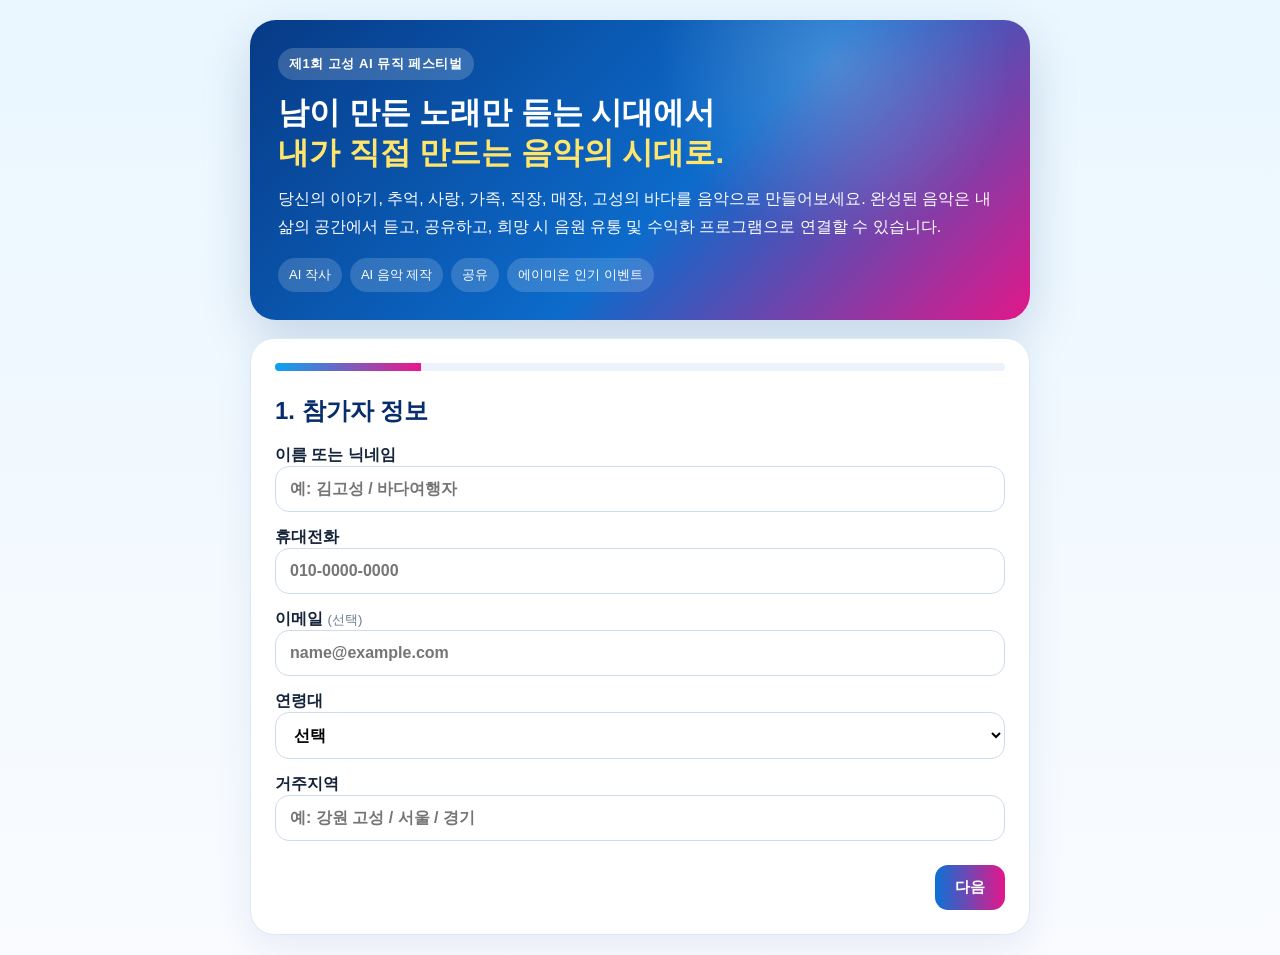
<file: index.html>
<!doctype html>
<html lang="ko">
<head>
  <meta charset="utf-8">
  <meta name="viewport" content="width=device-width, initial-scale=1">
  <title>제1회 고성 AI 뮤직 페스티벌 | 나만의 음악 만들기</title>
  <meta name="description" content="당신의 이야기가 음악이 됩니다. QR 설문 참여 후 나만의 AI 음악을 만들어보세요.">
  <link rel="stylesheet" href="/assets/style.css">
</head>
<body>
  <main class="page">
    <section class="hero">
      <div class="badge">제1회 고성 AI 뮤직 페스티벌</div>
      <h1>남이 만든 노래만 듣는 시대에서<br><em>내가 직접 만드는 음악의 시대로.</em></h1>
      <p>
        당신의 이야기, 추억, 사랑, 가족, 직장, 매장, 고성의 바다를 음악으로 만들어보세요.
        완성된 음악은 내 삶의 공간에서 듣고, 공유하고, 희망 시 음원 유통 및 수익화 프로그램으로 연결할 수 있습니다.
      </p>
      <div class="hero-pills">
        <span>AI 작사</span><span>AI 음악 제작</span><span>공유</span><span>에이미온 인기 이벤트</span>
      </div>
    </section>

    <section class="panel">
      <div class="progress"><span id="progressBar"></span></div>

      <form id="surveyForm">
        <section class="step active" data-step="1">
          <h2>1. 참가자 정보</h2>
          <label>이름 또는 닉네임
            <input name="name" required maxlength="80" placeholder="예: 김고성 / 바다여행자">
          </label>

          <label>휴대전화
            <input name="phone" type="tel" required maxlength="30" placeholder="010-0000-0000">
          </label>

          <label>이메일 <small>(선택)</small>
            <input name="email" type="email" maxlength="120" placeholder="name@example.com">
          </label>

          <label>연령대
            <select name="age_group" required>
              <option value="">선택</option>
              <option>10대 이하</option>
              <option>10대</option>
              <option>20대</option>
              <option>30대</option>
              <option>40대</option>
              <option>50대</option>
              <option>60대</option>
              <option>70대 이상</option>
            </select>
          </label>

          <label>거주지역
            <input name="region" required maxlength="80" placeholder="예: 강원 고성 / 서울 / 경기">
          </label>
        </section>

        <section class="step" data-step="2">
          <h2>2. 어떤 이야기를 노래로 만들까요?</h2>

          <div class="grid-options">
            <label><input type="radio" name="theme" value="고성·바다" required>고성·바다</label>
            <label><input type="radio" name="theme" value="가족">가족</label>
            <label><input type="radio" name="theme" value="사랑·연인">사랑·연인</label>
            <label><input type="radio" name="theme" value="이별·그리움">이별·그리움</label>
            <label><input type="radio" name="theme" value="친구">친구</label>
            <label><input type="radio" name="theme" value="여행·추억">여행·추억</label>
            <label><input type="radio" name="theme" value="꿈·희망">꿈·희망</label>
            <label><input type="radio" name="theme" value="감사·축하">감사·축하</label>
            <label><input type="radio" name="theme" value="직장·매장·브랜드">직장·매장·브랜드</label>
            <label><input type="radio" name="theme" value="기타">기타</label>
          </div>

          <label>노래에 담고 싶은 이야기
            <textarea name="story" required rows="7" maxlength="5000"
              placeholder="기억에 남는 순간, 누구를 위한 노래인지, 꼭 전하고 싶은 말을 자유롭게 적어주세요."></textarea>
          </label>

          <label>꼭 들어갔으면 하는 단어 <small>(쉼표로 구분)</small>
            <input name="keywords" maxlength="500" placeholder="예: 고성, 바다, 엄마, 고마워">
          </label>

          <label>원하는 노래 제목 <small>(선택, 비워두면 AI 추천)</small>
            <input name="desired_title" maxlength="150" placeholder="예: 다시 찾은 고성의 바다">
          </label>
        </section>

        <section class="step" data-step="3">
          <h2>3. 음악 스타일</h2>

          <label>장르
            <select name="genre" required>
              <option value="">선택</option>
              <option>K-POP</option>
              <option>발라드</option>
              <option>트로트</option>
              <option>팝</option>
              <option>록</option>
              <option>포크</option>
              <option>재즈</option>
              <option>R&B</option>
              <option>EDM</option>
              <option>어쿠스틱</option>
              <option>AI 추천</option>
            </select>
          </label>

          <label>분위기
            <select name="mood" required>
              <option value="">선택</option>
              <option>행복한</option>
              <option>따뜻한</option>
              <option>감동적인</option>
              <option>잔잔한</option>
              <option>열정적인</option>
              <option>희망찬</option>
              <option>슬픈</option>
              <option>시원한</option>
              <option>AI 추천</option>
            </select>
          </label>

          <label>보컬
            <select name="vocal_type" required>
              <option value="">선택</option>
              <option>남성</option>
              <option>여성</option>
              <option>혼성</option>
              <option>연주곡</option>
              <option>AI 추천</option>
            </select>
          </label>

          <label>BPM / 빠르기
            <select name="bpm">
              <option>AI 추천</option>
              <option>느리게 (75~90)</option>
              <option>보통 (91~110)</option>
              <option>빠르게 (111~125)</option>
            </select>
          </label>

          <label>원하는 악기 <small>(선택)</small>
            <input name="instruments" maxlength="300" placeholder="예: 피아노, 통기타">
          </label>
        </section>

        <section class="step" data-step="4">
          <h2>4. 에이미온 인기 이벤트</h2>

          <div class="event-box">
            <strong>10월 16일까지</strong> 에이미온에 올라간 본인 음원을 직접 홍보해보세요.
            좋아요와 조회수 등 운영기준에 따라 인기 참가자를 선정해 고성군 특산품을 드립니다.
          </div>

          <div class="prize-list">
            <span>1등: 오징어 10마리 또는 최고급 명태 세트</span>
            <span>2등: 오징어 5마리</span>
            <span>3등: 쥐포 10마리</span>
            <span>4등: 황태포(명태포)</span>
            <span>5등: 코다리</span>
          </div>

          <label class="checkline">
            <input type="checkbox" name="event_participation">
            에이미온 인기 이벤트 참여를 희망합니다.
          </label>

          <label>에이미온 표시 닉네임 <small>(선택)</small>
            <input name="aimion_nickname" maxlength="80" placeholder="예: 바다여행자">
          </label>

          <p class="note">※ 발표 및 공지는 에이미온 홈페이지 및 개별 알림으로 진행하는 방식으로 운영할 수 있습니다.</p>
        </section>

        <section class="step" data-step="5">
          <h2>5. 동의 및 접수</h2>

          <div class="consent-box">
            <label class="checkline">
              <input type="checkbox" name="privacy_consent" required>
              <b>[필수]</b> 참가 신청 및 음원 제작을 위한 개인정보 수집·이용에 동의합니다.
            </label>

            <label class="checkline">
              <input type="checkbox" name="music_use_consent">
              <b>[선택]</b> 완성 음원의 행사 홍보, 고성군·에이미온 공식 채널 공개 및 활용에 동의합니다.
            </label>
          </div>

          <p class="note">
            ※ 선택 동의를 하지 않아도 음악 제작 신청은 가능합니다.
            실제 행사 오픈 전 개인정보 수집 주체, 보유기간, 문의처 문구를 반드시 확정해 주세요.
          </p>

          <label>추가 요청사항 <small>(선택)</small>
            <textarea name="notes" rows="4" maxlength="1000" placeholder="운영진에게 전달할 내용"></textarea>
          </label>
        </section>

        <div class="actions">
          <button type="button" class="btn secondary" id="prevBtn" hidden>이전</button>
          <button type="button" class="btn" id="nextBtn">다음</button>
          <button type="submit" class="btn" id="submitBtn" hidden>AI 음악 제작 신청하기</button>
        </div>
      </form>

      <div id="result" class="result" hidden></div>
    </section>
  </main>

  <script src="/assets/app.js"></script>
</body>
</html>
</file>
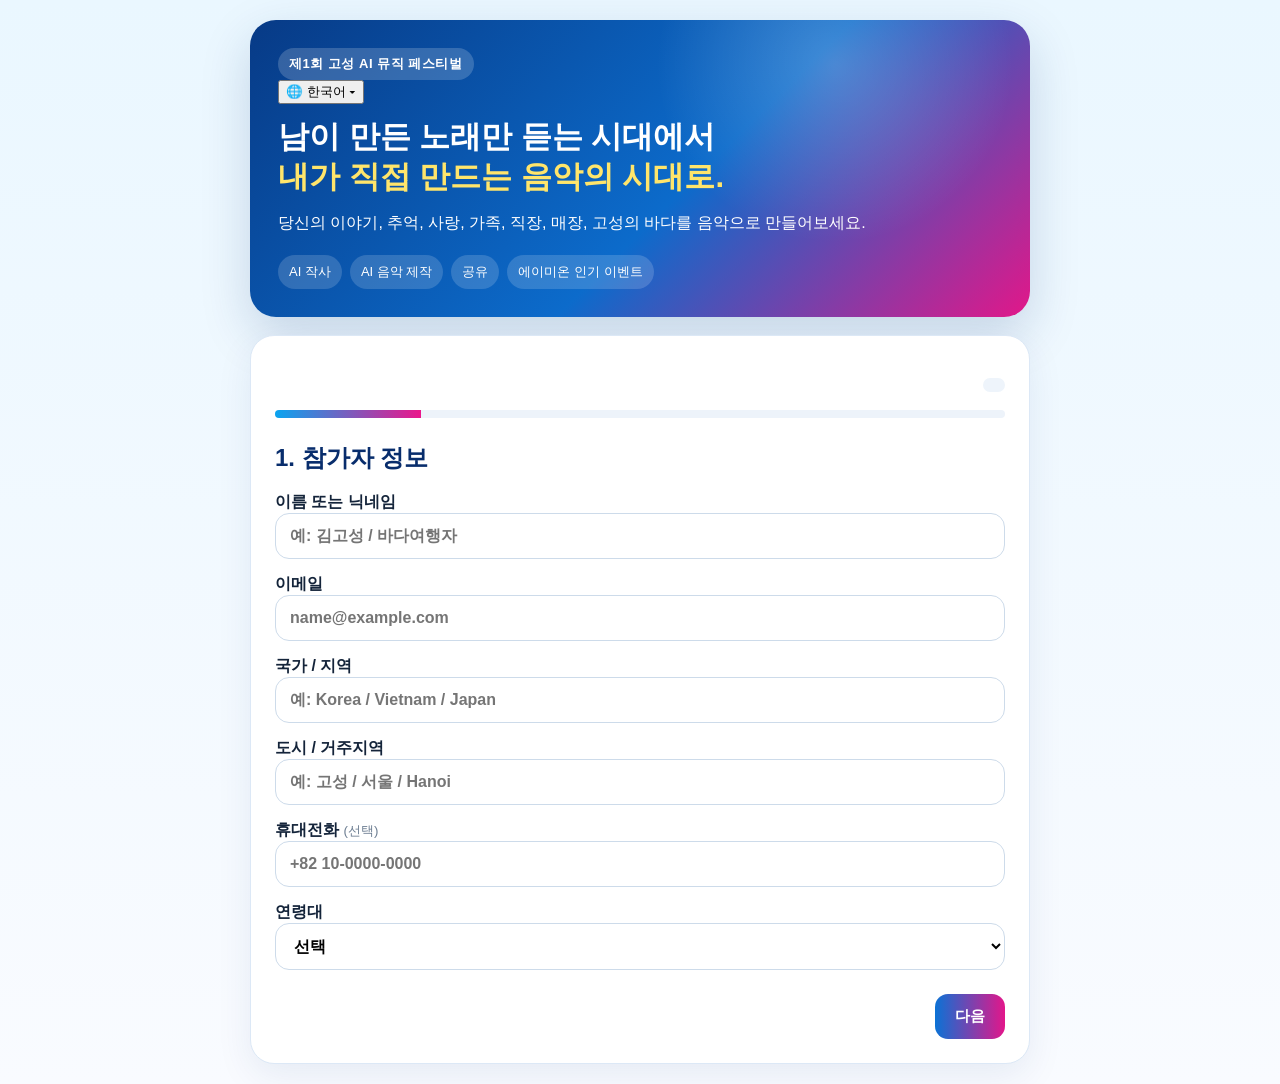
<file: public/index.html>
<!doctype html>
<html lang="ko">
<head>
  <meta charset="utf-8">
  <meta name="viewport" content="width=device-width, initial-scale=1">
  <title>제1회 고성 AI 뮤직 페스티벌 | 나만의 음악 만들기</title>
  <meta name="description" content="Choose your language and create your own AI music from your story.">
  <link rel="stylesheet" href="/assets/style.css">
</head>
<body>
  <main class="page">
    <section class="hero">
      <div class="hero-topbar">
        <div class="badge" data-i18n="festivalName">제1회 고성 AI 뮤직 페스티벌</div>
        <div class="language-switcher">
          <button type="button" id="languageMenuBtn" class="lang-top-btn">🌐 <span id="languageMenuLabel">한국어</span> ▾</button>
          <div id="languageMenu" class="lang-menu" hidden>
            <button type="button" data-lang="ko">🇰🇷 한국어</button>
            <button type="button" data-lang="en">🇺🇸 English</button>
            <button type="button" data-lang="zh">🇨🇳 中文</button>
            <button type="button" data-lang="ja">🇯🇵 日本語</button>
            <button type="button" data-lang="vi">🇻🇳 Tiếng Việt</button>
            <button type="button" data-lang="id">🇮🇩 Bahasa Indonesia</button>
          </div>
        </div>
      </div>
      <h1 data-i18n-html="heroTitle">남이 만든 노래만 듣는 시대에서<br><em>내가 직접 만드는 음악의 시대로.</em></h1>
      <p data-i18n="heroDesc">당신의 이야기, 추억, 사랑, 가족, 직장, 매장, 고성의 바다를 음악으로 만들어보세요.</p>
      <div class="hero-pills">
        <span data-i18n="pillLyrics">AI 작사</span>
        <span data-i18n="pillMusic">AI 음악 제작</span>
        <span data-i18n="pillShare">공유</span>
        <span data-i18n="pillEvent">에이미온 인기 이벤트</span>
      </div>
    </section>

    <section class="panel">
      <div id="surveyWrap">
        <div class="toolbar" style="justify-content:flex-end;align-items:center">
          <div id="currentLanguage" class="badge dark"></div>
        </div>

        <div class="progress"><span id="progressBar"></span></div>

        <form id="surveyForm">
          <input type="hidden" name="language" id="languageInput" value="ko">

          <section class="step active" data-step="1">
            <h2 data-i18n="step1Title">1. 참가자 정보</h2>

            <label><span data-i18n="nameLabel">이름 또는 닉네임</span>
              <input name="name" required maxlength="80" data-i18n-placeholder="namePh" placeholder="예: 김고성 / 바다여행자">
            </label>

            <label><span data-i18n="emailLabel">이메일</span>
              <input name="email" type="email" required maxlength="120" placeholder="name@example.com">
            </label>

            <label><span data-i18n="countryLabel">국가 / 지역</span>
              <input name="country" required maxlength="80" data-i18n-placeholder="countryPh" placeholder="예: Korea / Vietnam / Japan">
            </label>

            <label><span data-i18n="regionLabel">도시 / 거주지역</span>
              <input name="region" maxlength="80" data-i18n-placeholder="regionPh" placeholder="예: 고성 / 서울 / Hanoi">
            </label>

            <label><span data-i18n="phoneLabel">휴대전화</span> <small data-i18n="optional">(선택)</small>
              <input name="phone" type="tel" maxlength="30" placeholder="+82 10-0000-0000">
            </label>

            <label><span data-i18n="ageLabel">연령대</span>
              <select name="age_group" required>
                <option value="" data-i18n="select">선택</option>
                <option value="under10" data-i18n="ageUnder10">10대 이하</option>
                <option value="10s" data-i18n="age10s">10대</option>
                <option value="20s" data-i18n="age20s">20대</option>
                <option value="30s" data-i18n="age30s">30대</option>
                <option value="40s" data-i18n="age40s">40대</option>
                <option value="50s" data-i18n="age50s">50대</option>
                <option value="60s" data-i18n="age60s">60대</option>
                <option value="70plus" data-i18n="age70plus">70대 이상</option>
              </select>
            </label>
          </section>

          <section class="step" data-step="2">
            <h2 data-i18n="step2Title">2. 어떤 이야기를 노래로 만들까요?</h2>

            <div class="grid-options">
              <label><input type="radio" name="theme" value="goseong-sea" required><span data-i18n="themeSea">고성·바다</span></label>
              <label><input type="radio" name="theme" value="family"><span data-i18n="themeFamily">가족</span></label>
              <label><input type="radio" name="theme" value="love"><span data-i18n="themeLove">사랑·연인</span></label>
              <label><input type="radio" name="theme" value="longing"><span data-i18n="themeLonging">이별·그리움</span></label>
              <label><input type="radio" name="theme" value="friends"><span data-i18n="themeFriends">친구</span></label>
              <label><input type="radio" name="theme" value="travel"><span data-i18n="themeTravel">여행·추억</span></label>
              <label><input type="radio" name="theme" value="dream"><span data-i18n="themeDream">꿈·희망</span></label>
              <label><input type="radio" name="theme" value="thanks"><span data-i18n="themeThanks">감사·축하</span></label>
              <label><input type="radio" name="theme" value="business"><span data-i18n="themeBusiness">직장·매장·브랜드</span></label>
              <label><input type="radio" name="theme" value="other"><span data-i18n="themeOther">기타</span></label>
            </div>

            <label><span data-i18n="titleLabel">원하는 노래 제목</span> <small data-i18n="titleHint">(비워두면 AI 추천)</small>
              <input name="desired_title" maxlength="150" data-i18n-placeholder="titlePh" placeholder="예: 다시 찾은 고성의 바다">
            </label>

            <label><span data-i18n="storyLabel">노래에 담고 싶은 이야기</span>
              <textarea name="story" required rows="7" maxlength="5000" data-i18n-placeholder="storyPh" placeholder="기억에 남는 순간, 누구를 위한 노래인지, 꼭 전하고 싶은 말을 자유롭게 적어주세요."></textarea>
            </label>

            <label><span data-i18n="keywordsLabel">꼭 들어갔으면 하는 단어</span> <small data-i18n="commaHint">(쉼표로 구분)</small>
              <input name="keywords" maxlength="500" data-i18n-placeholder="keywordsPh" placeholder="예: 고성, 바다, 엄마, 고마워">
            </label>

            <label><span data-i18n="lyricsRequestLabel">노래에 꼭 넣고 싶은 가사·문장</span> <small data-i18n="optional">(선택)</small>
              <textarea name="lyrics_request" rows="4" maxlength="1500" data-i18n-placeholder="lyricsRequestPh" placeholder="예: 엄마, 늘 고마웠어요 / 다시 고성 바다에서 만나자"></textarea>
            </label>
          </section>

          <section class="step" data-step="3">
            <h2 data-i18n="step3Title">3. 음악 스타일</h2>

            <label><span data-i18n="genreLabel">장르</span>
              <select name="genre" required>
                <option value="" data-i18n="select">선택</option>
                <option>K-POP</option><option>Ballad</option><option>Trot</option><option>Pop</option>
                <option>Rock</option><option>Folk</option><option>Jazz</option><option>R&B</option>
                <option>EDM</option><option>Acoustic</option><option value="AI Recommend" data-i18n="aiRecommend">AI 추천</option>
              </select>
            </label>

            <label><span data-i18n="moodLabel">분위기</span>
              <select name="mood" required>
                <option value="" data-i18n="select">선택</option>
                <option value="happy" data-i18n="moodHappy">행복한</option>
                <option value="warm" data-i18n="moodWarm">따뜻한</option>
                <option value="emotional" data-i18n="moodEmotional">감동적인</option>
                <option value="calm" data-i18n="moodCalm">잔잔한</option>
                <option value="passionate" data-i18n="moodPassionate">열정적인</option>
                <option value="hopeful" data-i18n="moodHopeful">희망찬</option>
                <option value="sad" data-i18n="moodSad">슬픈</option>
                <option value="refreshing" data-i18n="moodRefreshing">시원한</option>
                <option value="AI Recommend" data-i18n="aiRecommend">AI 추천</option>
              </select>
            </label>

            <label><span data-i18n="vocalLabel">보컬</span>
              <select name="vocal_type" required>
                <option value="" data-i18n="select">선택</option>
                <option value="male" data-i18n="male">남성</option>
                <option value="female" data-i18n="female">여성</option>
                <option value="mixed" data-i18n="mixed">혼성</option>
                <option value="instrumental" data-i18n="instrumental">연주곡</option>
                <option value="AI Recommend" data-i18n="aiRecommend">AI 추천</option>
              </select>
            </label>

            <label><span data-i18n="bpmLabel">BPM / 빠르기</span>
              <select name="bpm">
                <option value="AI Recommend" data-i18n="aiRecommend">AI 추천</option>
                <option value="slow" data-i18n="slow">느리게 (75~90)</option>
                <option value="normal" data-i18n="normal">보통 (91~110)</option>
                <option value="fast" data-i18n="fast">빠르게 (111~125)</option>
              </select>
            </label>

            <label><span data-i18n="instrumentLabel">원하는 악기</span> <small data-i18n="optional">(선택)</small>
              <input name="instruments" maxlength="300" data-i18n-placeholder="instrumentPh" placeholder="예: 피아노, 통기타">
            </label>
          </section>

          <section class="step" data-step="4">
            <h2 data-i18n="step4Title">4. 에이미온 인기 이벤트</h2>
            <div class="event-box" data-i18n-html="eventDesc">
              <strong>10월 16일까지</strong> 에이미온에 올라간 본인 음원을 직접 홍보해보세요.
              좋아요와 조회수 등 운영기준에 따라 인기 참가자를 선정해 고성군 특산품을 드립니다.
            </div>

            <label class="checkline">
              <input type="checkbox" name="event_participation">
              <span data-i18n="eventOptIn">에이미온 인기 이벤트 참여를 희망합니다.</span>
            </label>

            <label><span data-i18n="aimionNickLabel">에이미온 표시 닉네임</span> <small data-i18n="optional">(선택)</small>
              <input name="aimion_nickname" maxlength="80">
            </label>
          </section>

          <section class="step" data-step="5">
            <h2 data-i18n="step5Title">5. 동의 및 접수</h2>

            <div class="consent-box">
              <label class="checkline">
                <input type="checkbox" name="privacy_consent" required>
                <span data-i18n="privacyConsent"><b>[필수]</b> 참가 신청 및 음원 제작을 위한 개인정보 수집·이용에 동의합니다.</span>
              </label>

              <label class="checkline">
                <input type="checkbox" name="music_use_consent">
                <span data-i18n="musicConsent"><b>[선택]</b> 완성 음원의 행사 홍보, 고성군·에이미온 공식 채널 공개 및 활용에 동의합니다.</span>
              </label>
            </div>

            <p class="note" data-i18n="consentNote">선택 동의를 하지 않아도 음악 제작 신청은 가능합니다.</p>

            <label><span data-i18n="notesLabel">추가 요청사항</span> <small data-i18n="optional">(선택)</small>
              <textarea name="notes" rows="4" maxlength="1000"></textarea>
            </label>
          </section>

          <div class="actions">
            <button type="button" class="btn secondary" id="prevBtn" hidden data-i18n="prev">이전</button>
            <button type="button" class="btn" id="nextBtn" data-i18n="next">다음</button>
            <button type="submit" class="btn" id="submitBtn" hidden data-i18n="submit">AI 음악 제작 신청하기</button>
          </div>
        </form>

        <div id="result" class="result" hidden></div>
      </div>
    </section>
  </main>

  <script src="/assets/app.js"></script>
</body>
</html>
</file>
<file: assets/style.css>
:root{
  --navy:#082d6c;
  --blue:#126fd6;
  --pink:#ec1689;
  --yellow:#ffe56b;
  --text:#14243a;
  --muted:#6d7e92;
  --line:#dce8f6;
  --bg:#eff7ff;
}
*{box-sizing:border-box}
html,body{margin:0;padding:0}
body{
  font-family:Arial,"Noto Sans KR",sans-serif;
  background:linear-gradient(180deg,#eaf7ff 0%,#f9fbff 100%);
  color:var(--text);
}
.page{max-width:820px;margin:0 auto;padding:20px}
.page.wide{max-width:1320px}
.hero{
  color:#fff;
  border-radius:26px;
  padding:28px;
  background:
    radial-gradient(circle at 75% 15%,rgba(255,255,255,.22),transparent 28%),
    linear-gradient(135deg,#073a86 0%,#0c6bcb 56%,#e21789 100%);
  box-shadow:0 18px 50px rgba(3,53,119,.18);
  margin-bottom:18px;
}
.badge{
  display:inline-block;
  font-size:13px;
  font-weight:900;
  letter-spacing:.04em;
  padding:7px 11px;
  border-radius:999px;
  background:rgba(255,255,255,.18);
}
.badge.dark{background:#eef4fb;color:var(--navy)}
.hero h1{font-size:31px;line-height:1.28;margin:13px 0}
.hero h1 em{font-style:normal;color:var(--yellow)}
.hero p{line-height:1.72;margin:0}
.hero-pills{display:flex;flex-wrap:wrap;gap:8px;margin-top:18px}
.hero-pills span{
  background:rgba(255,255,255,.16);
  padding:8px 11px;
  border-radius:999px;
  font-size:13px;
}
.panel{
  background:#fff;
  border:1px solid var(--line);
  border-radius:24px;
  padding:24px;
  box-shadow:0 12px 36px rgba(13,55,110,.08);
}
.progress{
  height:8px;
  border-radius:999px;
  background:#edf3fa;
  overflow:hidden;
  margin-bottom:24px;
}
.progress span{
  display:block;
  width:20%;
  height:100%;
  background:linear-gradient(90deg,#09a4f0,#eb168b);
  transition:width .25s ease;
}
.step{display:none}
.step.active{display:block}
.step h2{margin:0 0 18px;color:var(--navy)}
label{display:block;font-weight:800;margin:15px 0 7px}
small,.note{font-weight:400;color:var(--muted)}
input,select,textarea{
  width:100%;
  border:1px solid #cddbea;
  border-radius:14px;
  padding:13px 14px;
  font:inherit;
  background:#fff;
  outline:none;
}
input:focus,select:focus,textarea:focus{
  border-color:#67aef1;
  box-shadow:0 0 0 3px rgba(48,139,222,.12);
}
textarea{resize:vertical}
.grid-options{
  display:grid;
  grid-template-columns:repeat(2,minmax(0,1fr));
  gap:9px;
}
.grid-options label,.checkline{
  margin:0;
  padding:12px;
  border-radius:13px;
  background:#f3f8fd;
  font-weight:700;
}
.grid-options input,.checkline input{
  width:auto;
  margin-right:8px;
}
.event-box,.consent-box{
  background:#f5f9ff;
  border:1px solid #d8e9fb;
  border-radius:15px;
  padding:15px;
  line-height:1.65;
}
.prize-list{
  display:grid;
  gap:6px;
  margin:14px 0 18px;
  color:#3e526c;
  font-size:14px;
}
.actions{
  display:flex;
  gap:10px;
  justify-content:flex-end;
  margin-top:24px;
}
.btn{
  border:0;
  border-radius:13px;
  padding:13px 20px;
  color:#fff;
  font-size:15px;
  font-weight:900;
  cursor:pointer;
  background:linear-gradient(90deg,#0b72d5,#e3168a);
}
.btn.secondary{background:#e8f0f9;color:#193b64}
.btn:disabled{opacity:.55;cursor:not-allowed}
.result{
  padding:20px;
  border:1px solid #bce6cf;
  background:#f1fff7;
  border-radius:16px;
  line-height:1.75;
}
.toolbar{
  display:flex;
  flex-wrap:wrap;
  gap:8px;
  margin:18px 0;
}
.toolbar input{max-width:320px}
.toolbar select{max-width:190px}
.table-wrap{overflow:auto;margin-top:16px}
.admin-table{
  width:100%;
  border-collapse:collapse;
  font-size:14px;
  min-width:1050px;
}
.admin-table th,.admin-table td{
  padding:10px 8px;
  border-bottom:1px solid #e5edf6;
  text-align:left;
  vertical-align:top;
}
.admin-table th{background:#f4f8fd;position:sticky;top:0;z-index:2}
.admin-table select{min-width:120px;padding:7px 8px}
.admin-head{display:flex;justify-content:space-between;align-items:flex-start}
@media(max-width:620px){
  .page{padding:12px}
  .panel{padding:18px}
  .hero{padding:22px}
  .hero h1{font-size:25px}
  .grid-options{grid-template-columns:1fr}
  .actions{justify-content:stretch}
  .actions .btn{flex:1}
}
</file>
